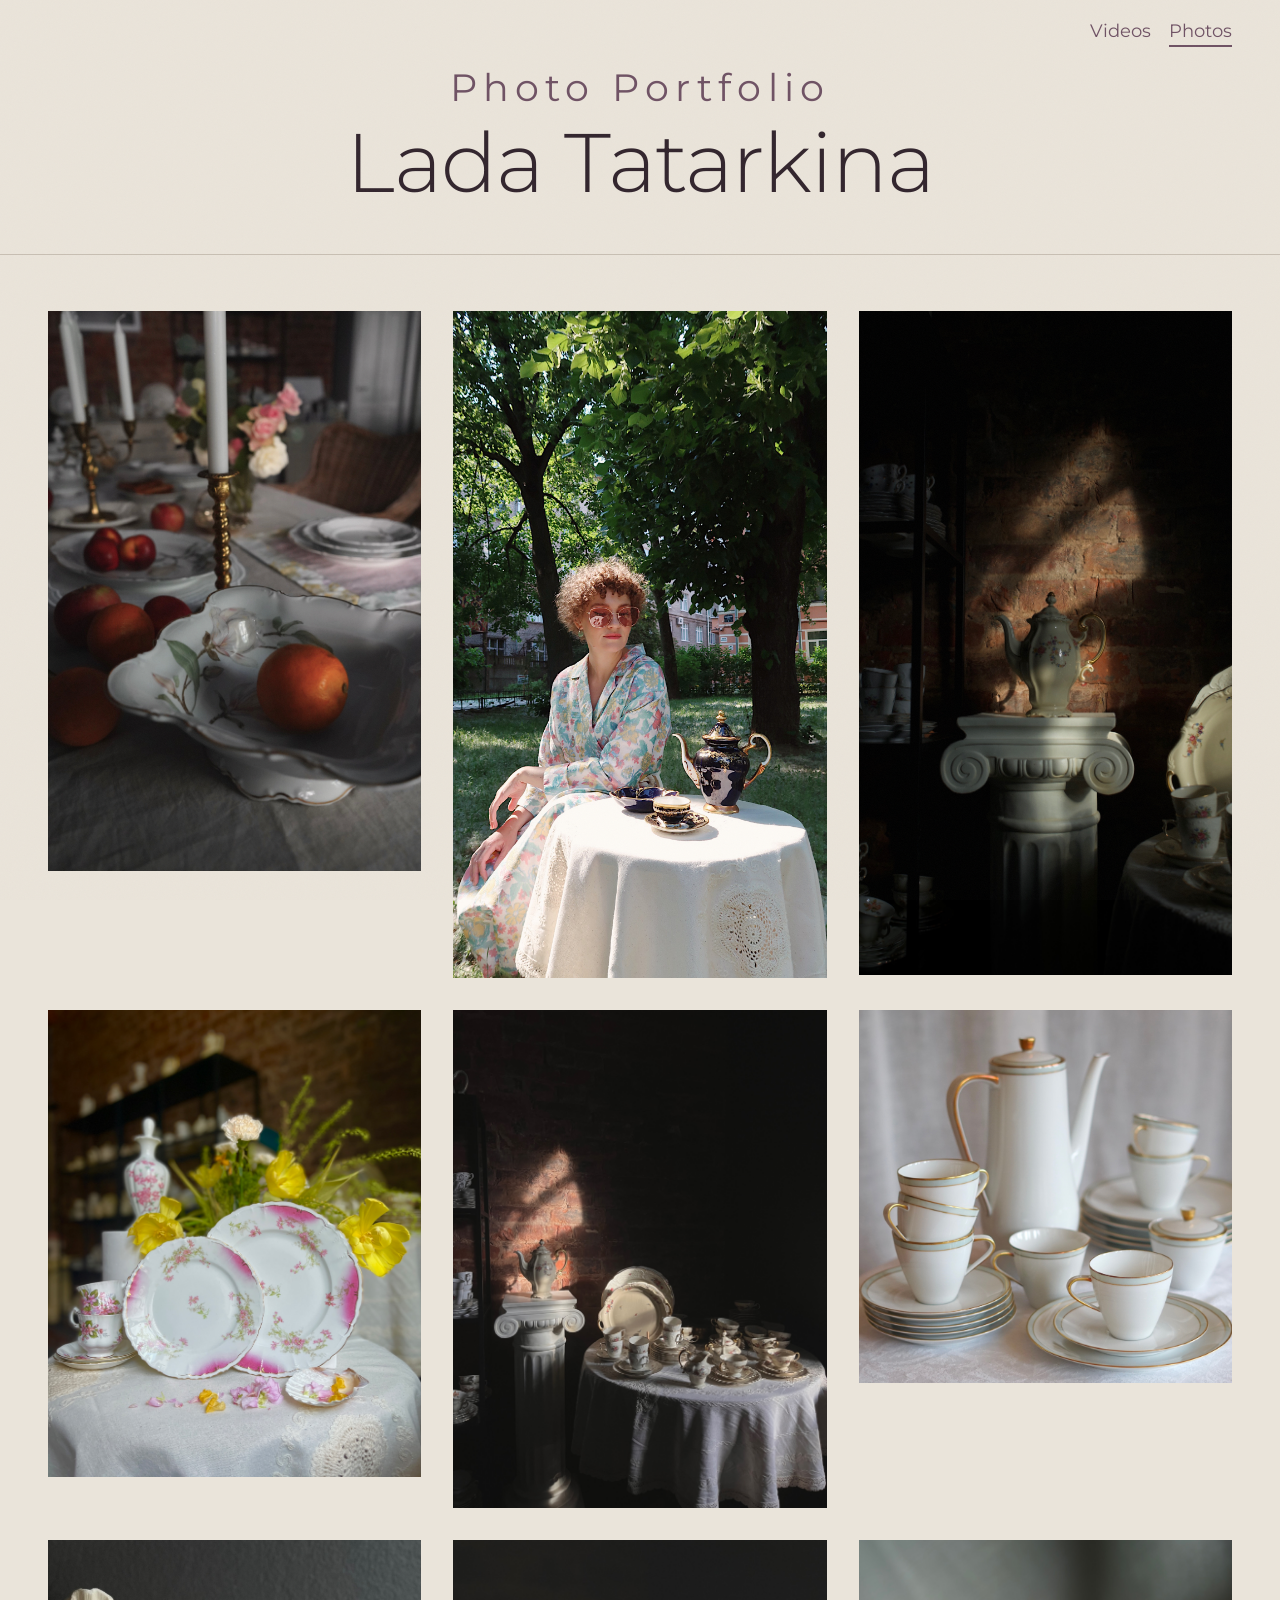
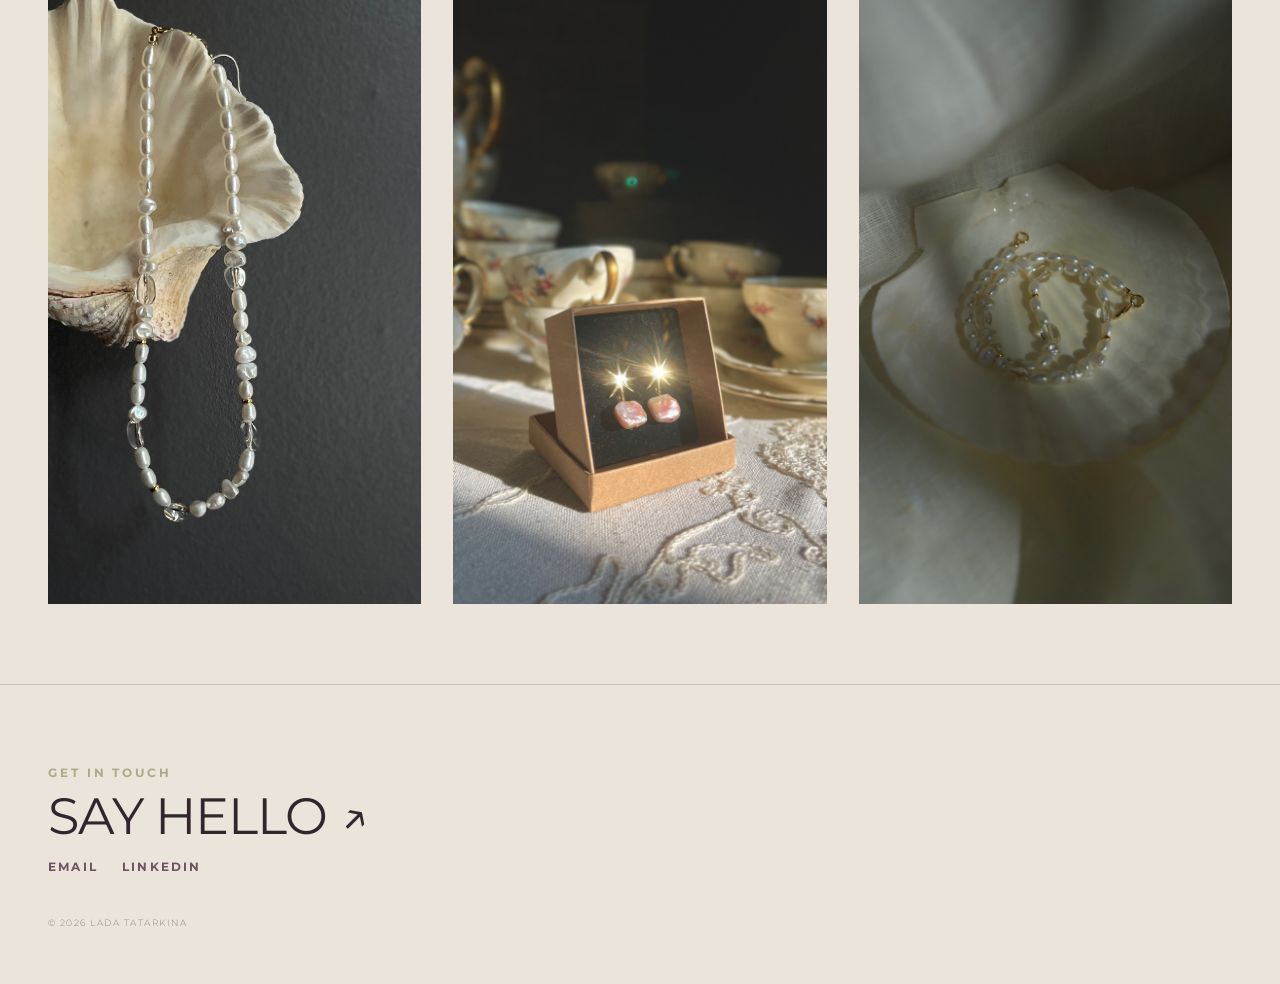
<file: photos.html>
<!DOCTYPE html>
<html lang="en">
<head>
  <meta charset="UTF-8" />
  <meta name="viewport" content="width=device-width, initial-scale=1.0" />
  <title>Your Name — Photo Editor</title>
  <link rel="preconnect" href="https://fonts.googleapis.com">
  <link href="https://fonts.googleapis.com/css2?family=Montserrat:ital,wght@0,200;0,400;0,700;0,900;1,200;1,400&display=swap" rel="stylesheet">
  <link rel="stylesheet" href="style.css">
</head>
<body>

  <!-- HERO -->
  <header class="hero">
    <p class="hero-eyebrow">Photo Portfolio</p>
    <h1 class="hero-name">Lada Tatarkina</h1>
    <nav class="hero-nav" aria-label="Primary">
      <a href="index.html" class="nav-link">Videos</a>
      <a href="photos.html" class="nav-link active">Photos</a>
    </nav>
  </header>
  

  <!-- GALLERY -->
  <main class="gallery" id="work">

    <div class="grid-item reveal">
      <div class="thumb">
        <img src="A7_00603.JPG" alt="Photo 01">
      </div>
    </div>

    <div class="grid-item reveal">
      <div class="thumb">
                <img src="6279B204-A298-4025-993B-0469A9A086A4.JPG" alt="Photo 02">

      </div>
    </div>

    <div class="grid-item reveal">
      <div class="thumb">

        <img src="A7_09575.JPG" alt="Photo 03">
      </div>
    </div>

    <div class="grid-item reveal">
      <div class="thumb">
        <img src="IMG_4582.JPG" alt="Photo 04">
      </div>
    </div>

    <div class="grid-item reveal">
      <div class="thumb">
        <img src="IMG_9441.JPG" alt="Photo 05">
      </div>
    </div>

    <div class="grid-item reveal">
      <div class="thumb">
        <img src="65_03616.JPG" alt="Photo 06">
      </div>
    </div>

    <div class="grid-item reveal">
      <div class="thumb">
        <img src=" IMG_8262.JPG" alt="Photo 07">
      </div>
    </div>
       <div class="grid-item reveal">
      <div class="thumb">
        <img src=" IMG_0437.JPG" alt="Photo 08">
      </div>
    </div>
       <div class="grid-item reveal">
      <div class="thumb">
        <img src=" A7_09371.JPG" alt="Photo 09">
      </div>
    </div>

    
  </main>

  <!-- CONTACT -->
  <footer class="contact" id="contact">
    <div class="contact-inner">
      <p class="contact-label">Get in touch</p>
      <h2 class="contact-big">Say Hello ↗</h2>
      <div class="contact-links">
        <a href="mailto:ladatatarkina@email.com">Email</a>
        <a href="www.linkedin.com/in/lada-tatarkina-447020209" target="_blank">LinkedIn</a>
      </div>
    </div>
    <p class="footer-copy">© 2026 Lada Tatarkina</p>
  </footer>

  <script>
    const obs = new IntersectionObserver(entries => {
      entries.forEach(e => {
        if (e.isIntersecting) {
          e.target.classList.add('visible');
          obs.unobserve(e.target);
        }
      });
    }, { threshold: 0.05 });
    document.querySelectorAll('.reveal').forEach(el => obs.observe(el));
  </script>

</body>
</html>
</file>
<file: style.css>
*, *::before, *::after { box-sizing: border-box; margin: 0; padding: 0; }

:root {
  --bg:    #EAE4DA;
  --ember: #6f5264;
  --pear:  #AFA985;
  --ink:   #32252d;
  --muted: #6f5264;
  --rule:  #c8bfb3;
  --card:  #d8d0c5;
}

html {
  scroll-behavior: smooth;
  font-size: clamp(1rem, 1.4vw, 1.15rem);
}

body {
  background: var(--bg);
  color: var(--ink);
  font-family: 'Montserrat', sans-serif;
  font-weight: 400;
}

/* grain */
body::after {
  content: '';
  position: fixed; inset: 0;
  pointer-events: none;
  z-index: 999;
  opacity: 0.03;
  background-image: url("data:image/svg+xml,%3Csvg viewBox='0 0 512 512' xmlns='http://www.w3.org/2000/svg'%3E%3Cfilter id='n'%3E%3CfeTurbulence type='fractalNoise' baseFrequency='0.8' numOctaves='4' stitchTiles='stitch'/%3E%3C/filter%3E%3Crect width='100%25' height='100%25' filter='url(%23n)'/%3E%3C/svg%3E");
  background-size: 256px;
}

/* ── HERO ── */
.hero {
  padding: 64px 24px 48px;
  text-align: center;
  border-bottom: 1px solid var(--rule);
}
/* allow absolutely positioned nav inside hero */
.hero { position: relative; }

.hero-eyebrow {
  font-size: clamp(1.1rem, 3vw, 8rem);
  font-weight: 400;
  letter-spacing: 0.16em;
  color: var(--muted);
  text-transform: none;
  margin-bottom: 8px;
}

.hero-name {
  font-size: clamp(3rem, 6.5vw, 10rem);
  font-weight: 300;
  letter-spacing: -0.01em;
  color: var(--ink);
  line-height: 1.05;
}

/* ── GALLERY ── */
.gallery {
  padding: 40px 24px 64px;
  display: grid;
  gap: 32px;

  /* mobile: 1 column */
  grid-template-columns: 1fr;
}

/* tablet: 2 columns */
@media (min-width: 560px) {
  .gallery {
    grid-template-columns: repeat(2, 1fr);
    gap: 28px;
  }
}

/* desktop: 3 columns */
@media (min-width: 900px) {
  .gallery {
    grid-template-columns: repeat(3, 1fr);
    padding: 56px 48px 80px;
    gap: 32px;
  }
}

/* ── GRID ITEM ── */
.grid-item {
  display: flex;
  flex-direction: column;
  gap: 10px;
}

/* ── THUMBNAIL ── */
.thumb {
  position: relative;
  width: 100%;
  background: var(--card);
  overflow: hidden;
}

.thumb-ph {
  display: block;
  width: 100%;
  aspect-ratio: 16/9; /* fallback placeholder ratio */
  background: #cfc6ba;
  transition: background 0.2s;
}

.grid-item:hover .thumb-ph { background: #c2b9ac; }

.thumb iframe,
.thumb video,
.thumb img {
  display: block;
  width: 100%;
  height: auto;
  border: none;
  object-fit: cover;
}

.hero-nav {
  margin-top: 18px;
  width: 100%;
  display: flex;
  gap: 18px;
  justify-content: center; /* centered on mobile */
}

.hero-nav .nav-link,
.hero-nav .nav-link:link,
.hero-nav .nav-link:visited {
  color: var(--ember);
  text-decoration: none;
  border-bottom: 2px solid transparent;
  padding-bottom: 4px;
  font-weight: 400;
  transition: border-color 0.15s, color 0.15s;
  font-size: clamp(0.9rem, 2vw, 1rem);
  -webkit-tap-highlight-color: transparent;
  -webkit-touch-callout: none;
}

.hero-nav .nav-link:hover {
  border-color: var(--ember);
}

.hero-nav .nav-link.active {
  border-color: var(--ember);
}

@media (min-width: 900px) {
  .hero-nav {
    position: absolute;
    top: 20px;
    right: 48px;
    width: auto;
    margin-top: 0;
    justify-content: flex-start;
  }
}

/* ── ITEM TITLE ── */
.item-title {
  font-size: clamp(0.78rem, 1vw, 0.92rem);
  font-weight: 400;
  letter-spacing: 0.06em;
  color: var(--ink);
}

.contact {
  border-top: 1px solid var(--rule);
  padding: 64px 24px 48px;
  display: flex;
  flex-direction: column;
  gap: 40px;
}

@media (min-width: 900px) {
  .contact { padding: 80px 48px 56px; }
}

.contact-inner {
  display: flex;
  flex-direction: column;
  gap: 12px;
}

.contact-label {
  font-size: clamp(0.68rem, 0.9vw, 2rem);
  font-weight: 700;
  letter-spacing: 0.24em;
  text-transform: uppercase;
  color: var(--pear);
}

.contact-big {
  font-size: clamp(2.4rem, 4vw, 5rem);
  font-weight: 400;
  text-transform: uppercase;
  line-height: 0.92;
  letter-spacing: -0.02em;
  color: var(--ink);
  cursor: default;
}

.contact-links {
  display: flex;
  gap: 24px;
  flex-wrap: wrap;
  margin-top: 8px;
}

.contact-links a {
  font-size: clamp(0.68rem, 0.9vw, 0.8rem);
  font-weight: 700;
  letter-spacing: 0.18em;
  text-transform: uppercase;
  color: var(--ember);
  text-decoration: none;
  border-bottom: 1px solid transparent;
  padding-bottom: 2px;
  transition: border-color 0.15s;
}
.contact-links a:hover { border-color: var(--ember); }

.footer-copy {
  font-size: 0.52rem;
  font-weight: 200;
  letter-spacing: 0.16em;
  text-transform: uppercase;
  color: var(--muted);
}

/* ── REVEAL ── */
.reveal {
  opacity: 0;
  transform: translateY(16px);
  transition: opacity 0.6s ease, transform 0.6s ease;
}
.reveal.visible {
  opacity: 1;
  transform: none;
}
</file>
